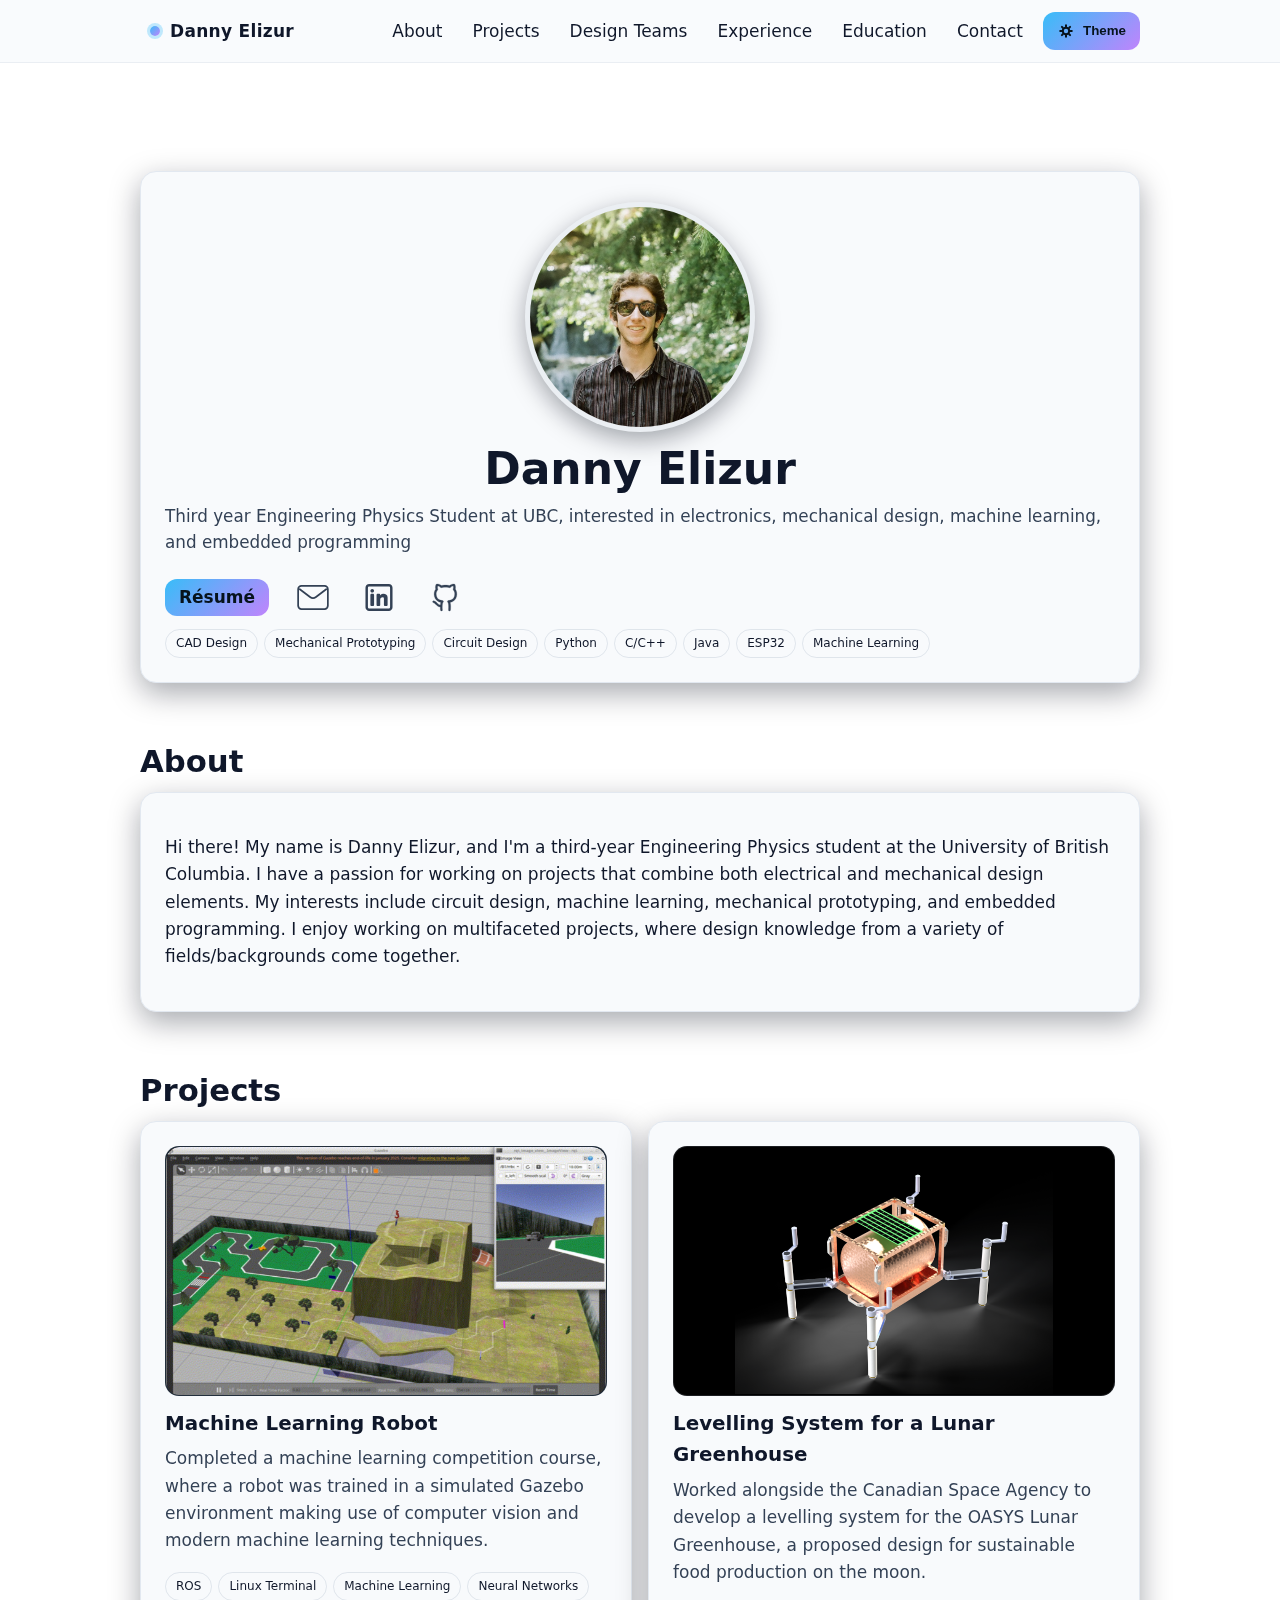
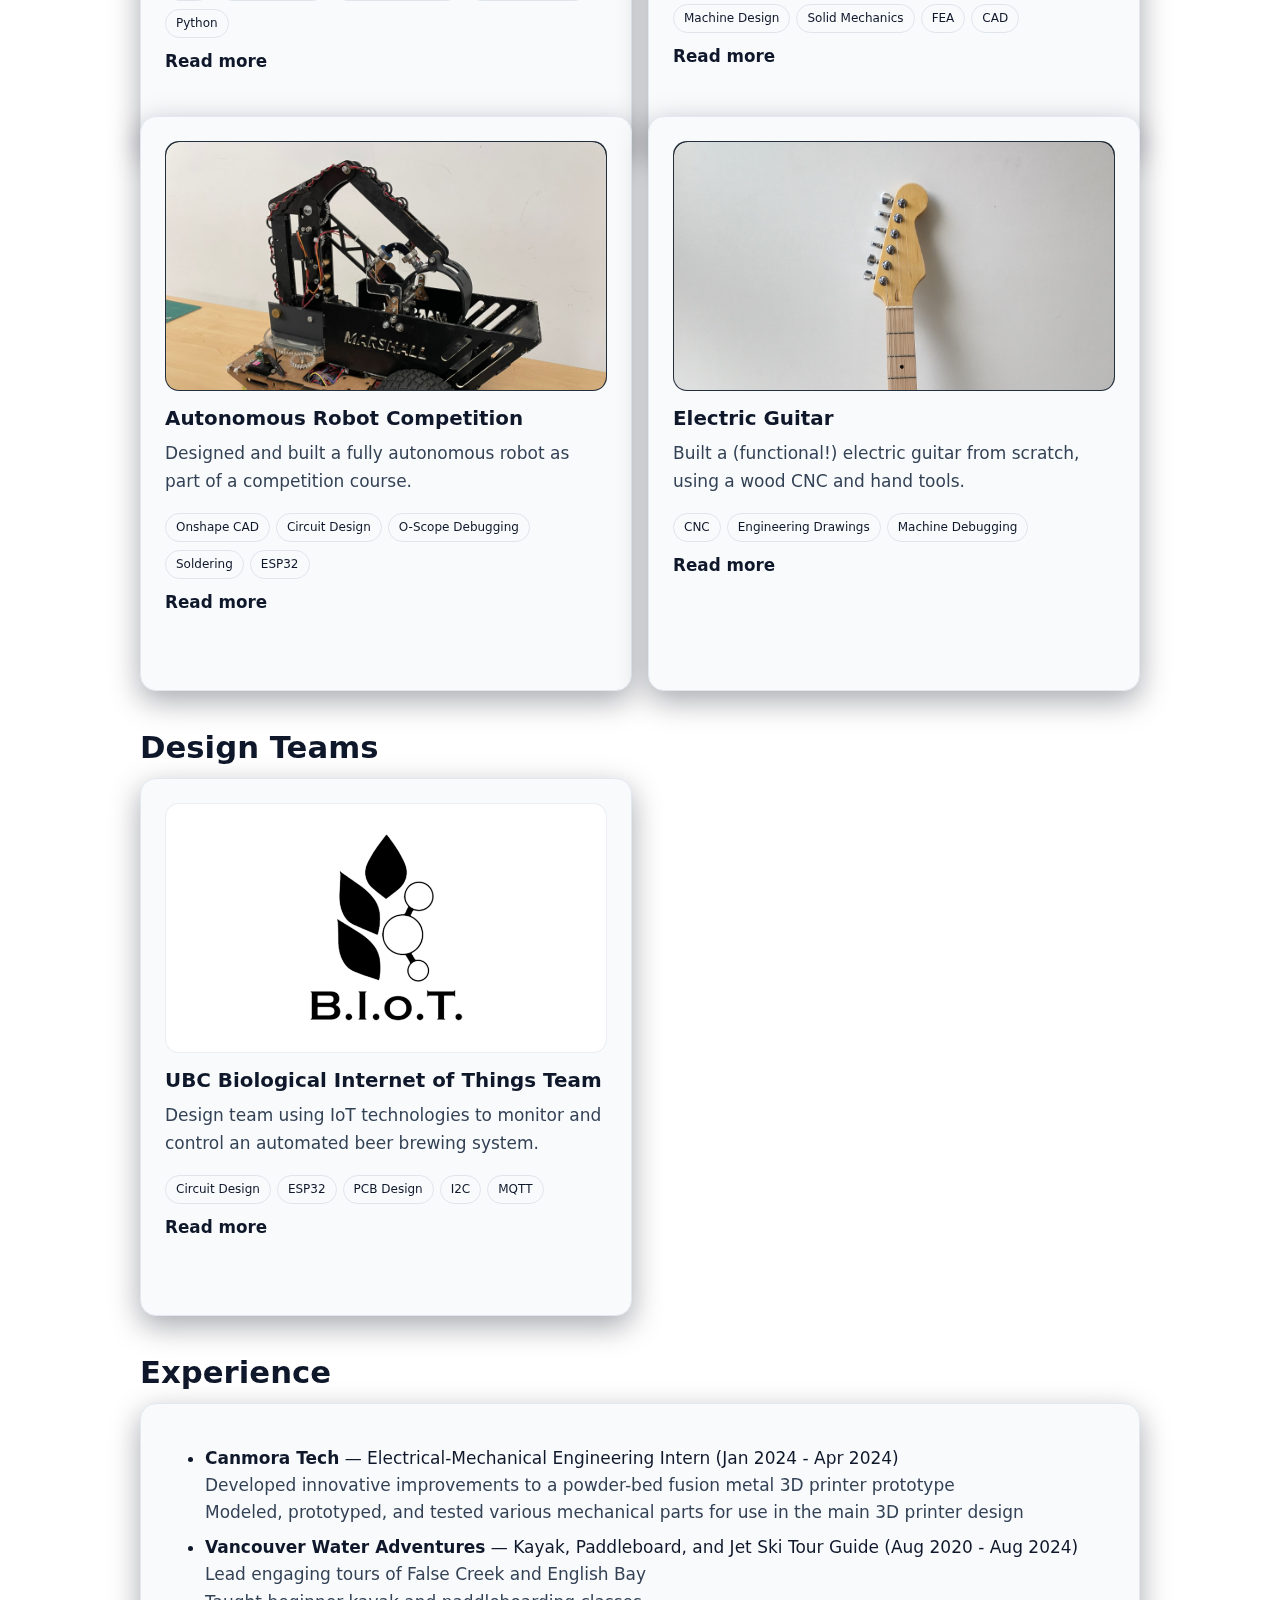
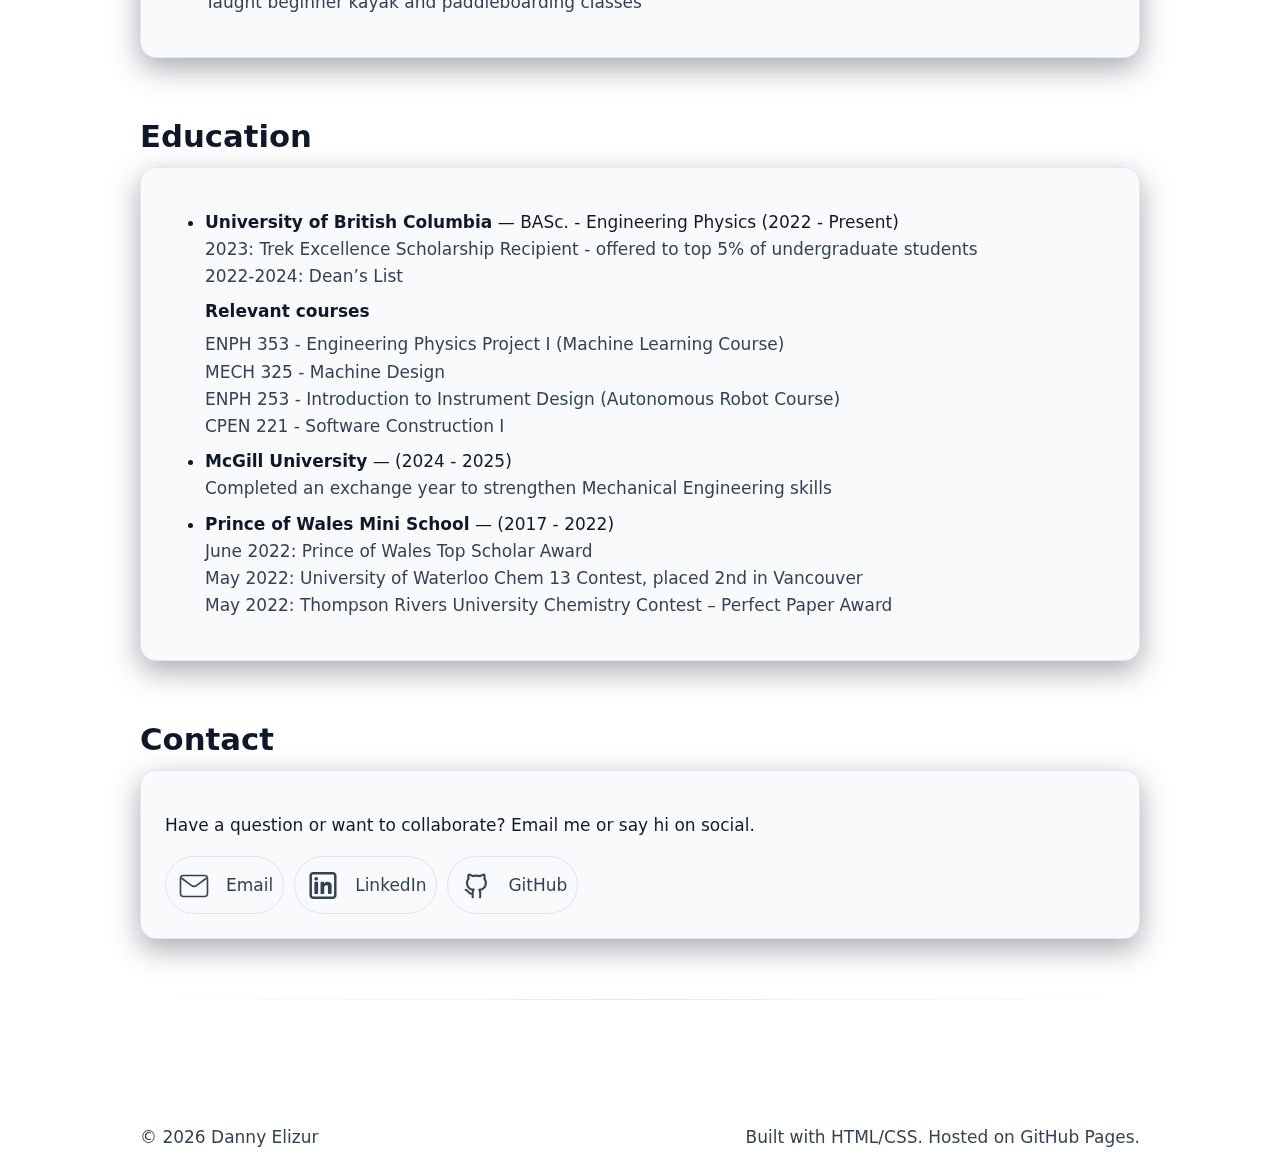
<file: index.html>
<!DOCTYPE html>
<html lang="en">
<head>
  <meta charset="utf-8" />
  <meta name="viewport" content="width=device-width, initial-scale=1" />
  <title>Danny Elizur · Portfolio</title>
  <meta name="description" content="Danny Elizur — portfolio, projects, and contact." />
  <meta name="theme-color" content="#0ea5e9" />
  <meta property="og:title" content="Danny Elizur · Portfolio" />
  <meta property="og:description" content="Projects, experience, and contact." />
  <meta property="og:type" content="website" />
  <meta property="og:url" content="https://delizur.github.io/" />
  <meta property="og:image" content="/assets/Headshot.jpg" />
  <meta name="twitter:card" content="summary_large_image" />

  <link rel="icon" href="/assets/favicon.png" />
  <link rel="stylesheet" href="/assets/css/site-base.css">
  <style>
    :root{
      --bg:#0b1016; --panel:#0f172a; --text:#e5e7eb; --muted:#cbd5e1; --brand:#38bdf8; --accent:#c084fc; --ring:#22d3ee;
      --bg-light:#ffffff; --panel-light:#f8fafc; --text-light:#0f172a; --muted-light:#334155;
      --radius:16px; --shadow:0 10px 30px rgba(2,8,23,.35); --maxw:1000px;
    }
      /* Change --accent to adjust the highlight used by contact pills and top icons. */
  html{scroll-behavior:smooth}
  /* When the root has the 'light' class, swap variable values so uses of --muted pick the light-mode contrast. */
  .light{ --muted: var(--muted-light); --panel: var(--panel-light); --text: var(--text-light); }
  body{margin:0;font-family: ui-sans-serif, system-ui, -apple-system, Segoe UI, Roboto, Helvetica, Arial, Noto Sans, Apple Color Emoji, Segoe UI Emoji; line-height:1.6; background:var(--bg); color:var(--text); font-size:17px}
    .light body{background:var(--bg-light); color:var(--text-light)}
    header{position:sticky;top:0;backdrop-filter:saturate(180%) blur(8px); background:color-mix(in oklab, var(--panel) 80%, transparent); border-bottom:1px solid rgba(148,163,184,.15); z-index:50}
    .light header{background:color-mix(in oklab, var(--panel-light) 80%, transparent);}
    .nav{max-width:var(--maxw);margin:auto;display:flex;align-items:center;justify-content:space-between;padding:12px 16px}
    .brand{display:flex;gap:10px;align-items:center;font-weight:700;letter-spacing:.3px}
    .brand .dot{width:10px;height:10px;border-radius:999px;background:linear-gradient(135deg,var(--brand),var(--accent));box-shadow:0 0 0 3px color-mix(in oklab, var(--brand) 30%, transparent)}
    .nav a{color:inherit;text-decoration:none;padding:8px 10px;border-radius:10px}
  /* Icon sizing and rendering improvements to avoid clipping */
  .nav .icon, .pill .icon, svg.icon{width:18px;height:18px;display:inline-block;vertical-align:middle;overflow:visible}
  svg.icon, .nav svg, .pill svg{overflow:visible}
  .nav, .pill, .btn{overflow:visible;line-height:1;display:flex;align-items:center}
  .pill svg, .btn svg{display:block}
  /* Prevent stroke scaling artifacts that can visually cut lines off */
  svg.icon *{vector-effect:non-scaling-stroke}
  .nav a:hover{outline:1px dashed color-mix(in oklab, var(--brand) 40%, transparent)}
  /* Primary button (used for résumé links) */
  .btn{display:inline-flex;align-items:center;gap:8px;padding:10px 14px;border-radius:12px;background:linear-gradient(135deg,var(--brand),var(--accent));color:#06131c;font-weight:700;border:none;cursor:pointer;transition:transform .14s ease, box-shadow .14s ease, filter .14s ease}
  /* Hover: simple underline to indicate interactivity */
   .btn{display:inline-flex;align-items:center;gap:8px;padding:10px 14px;border-radius:12px;background:linear-gradient(135deg,var(--brand),var(--accent));color:#06131c;font-weight:700;border:none;cursor:pointer;transition:transform .14s ease, box-shadow .14s ease, filter .14s ease;position:relative;overflow:visible}
   /* underline implemented with a pseudo-element for consistent visibility */
  .btn::after{content:'';position:absolute;left:12px;right:12px;bottom:8px;height:2px;background:#000;transform:scaleX(0);transform-origin:left center;transition:transform .16s ease,opacity .16s ease;border-radius:2px;opacity:0}
   .btn:hover::after,.btn:focus::after{transform:scaleX(1);opacity:1}
  /* keep :active empty intentionally — no transform on active */
  .btn:focus{outline:3px solid var(--ring)}
    main{max-width:var(--maxw);margin:24px auto;padding:24px}
  section{margin:60px 0; scroll-margin-top:92px}

    .hero{display:grid;grid-template-columns:1.1fr .9fr;gap:24px;align-items:center}
  .card{background:color-mix(in oklab, var(--panel) 75%, transparent); border:1px solid rgba(148,163,184,.12); border-radius:var(--radius); box-shadow:var(--shadow); padding:24px; overflow:visible}
    .light .card{background:var(--panel-light); border-color:#e2e8f0}
    .hero h1{font-size:clamp(28px,4vw,44px);line-height:1.15;margin:0 0 8px}
    h2 {
  font-size: clamp(28px, 2.4vw, 36px); /* responsive size: min 28px, fluid, max 36px */
  line-height: 1.2;
  margin: 0 0 12px;
  font-weight: 700;
  color: var(--text); /* optional: uses your theme color */
  scroll-margin-top:92px;
}
  .hero p{color:var(--muted);margin-top:8px;font-size:1.05rem;font-weight:500}
    .tag{display:inline-block;font-size:12px;padding:4px 10px;border-radius:999px;border:1px solid rgba(148,163,184,.24);margin:8px 6px 0 0}

    .grid{display:grid;grid-template-columns:repeat(12,1fr);gap:16px}
    .col-12{grid-column:span 12}
    .col-6{grid-column:span 6}
    .col-4{grid-column:span 4}
    @media (max-width:900px){.hero{grid-template-columns:1fr}.col-6{grid-column:span 12}.col-4{grid-column:span 12}}

    .project{display:flex;flex-direction:column;height:100%;position:relative;transition:transform .18s ease, box-shadow .18s ease, border-color .18s ease;will-change:transform}
  .project{display:flex;flex-direction:column;height:100%}
  /* Make project cards keyboard-focusable when clickable */
  .project:focus{outline:3px solid color-mix(in oklab,var(--muted) 20%, transparent); outline-offset:4px}
  /* Subtle hover/focus/active visual feedback for clickable cards */
  .project:hover{transform:translateY(-6px);box-shadow:0 18px 40px rgba(2,8,23,.45);border-color:rgba(148,163,184,.22)}
  .project:active{transform:translateY(-2px)}
  .project:focus-visible{outline:3px solid color-mix(in oklab,var(--accent) 30%, transparent);outline-offset:6px}
  .project .thumb{aspect-ratio:16/9;border-radius:14px;background:#0a1622;display:grid;place-items:center;border:1px solid rgba(148,163,184,.18);overflow:hidden}
  /* ensure homepage thumbnails show the whole image and center it */
  /* Thumbnail images: default behavior — fill the thumb area */
  .project .thumb img{width:100%;height:100%;object-fit:contain;object-position:center;display:block}
  /* Exception: CSA logo — make bigger. */
  .project .thumb img[alt="Canadian Space Agency"]{width:100%;height:100%;display:block;object-fit:contain;object-position:center;max-width:85%;max-height:85%;background:#000}

  /* If a thumb is the CSA logo, make the thumb background black so the padding appears as requested. */
  .project .thumb.thumb--csa{background:#000}

  /* BIoT logo: give the image and its thumb a white background so the logo sits on white padding */
  .project .thumb img[alt="UBC BIoT"]{width:auto;height:auto;max-width:85%;max-height:85%;margin:0 auto;display:block;object-fit:contain;background:#fff}
  .project .thumb.thumb--biot{background:#fff}

  /* Add a bit more vertical spacing under Projects and Design Teams*/
  section#projects, section#design-teams{margin-bottom:88px}
    .project h3{margin:12px 0 6px}
    .project p{color:var(--muted);margin:0 0 10px}
  .meta{font-size:13px;color:var(--muted)}
  /* Read more link style (theme-aware: light text in dark mode, dark text in light mode) */
  .read-more{display:block;margin-top:10px;font-size:1.05rem;font-weight:700;color:var(--text);text-decoration:none;transition:color .12s}
  .read-more:focus,.read-more:hover{text-decoration:underline}

    .list li{margin:8px 0}

    footer{max-width:var(--maxw);margin:60px auto 24px;padding:0 24px;color:var(--muted);display:flex;justify-content:space-between;gap:12px;flex-wrap:wrap}
    .divider{height:1px;background:linear-gradient(90deg,transparent,rgba(148,163,184,.25),transparent);margin:40px 0}
    .sr-only{position:absolute;clip:rect(1px,1px,1px,1px);padding:0;border:0;height:1px;width:1px;overflow:hidden}
    .icon{width:18px;height:18px;display:inline-block}
  .row{display:flex;gap:10px;flex-wrap:wrap;align-items:center}
    .kicker{letter-spacing:.2em;text-transform:uppercase;font-size:12px;color:var(--muted)}
    .muted{color:var(--muted)}
  /* Ensure hero pills have enough vertical space so SVG strokes are not clipped */
  .pill{display:inline-flex;gap:6px;align-items:center;justify-content:center;min-height:40px;padding:8px 10px;border:1px solid rgba(148,163,184,.24);border-radius:999px;text-decoration:none}
  /* pill svgs should inherit the same icon size and styling as the top icons */
  .pill svg{display:block}
  .pill .icon-img{width:36px;height:36px}
  /* Nudge top-row pills slightly to avoid any sub-pixel clipping in some browsers */
  .row .pill svg{transform:translateY(1px)}
  /* Top icon buttons: remove pill outline for hero icons and make icons a bit larger/clickable */
  .icon-btn{display:inline-flex;align-items:center;justify-content:center;padding:6px;border:0;background:transparent;min-height:0;cursor:pointer;transition:color .12s,transform .12s}
  /* Inline SVG icons use currentColor so stroke/fill follow the link color. Use a per-icon scale variable to visually match differing aspect ratios. */
  .icon-img{width:36px;height:36px;display:block;transition:transform .12s,opacity .12s;color:inherit;--icon-scale:1}
  /* apply the per-icon scale and vertical nudge */
  /* Header icons use their per-icon scale by default; pills use neutral size and grow on hover */
  .row .icon-btn .icon-img{transform:translateY(.5px) scale(var(--icon-scale));transform-origin:center}
  /* pill default uses neutral scale; on hover the per-icon --icon-scale is applied */
  .pill .icon-img{transform:translateY(.5px) scale(1);transform-origin:center}
  /* LinkedIn pill: make the un-hovered (idle) scale 0.82 specifically for this icon */
  .pill .icon-linkedin{transform:translateY(.5px) scale(0.82);transform-origin:center}
  /* On hover/focus, nudge up and use the per-icon scale for the visible state */
  .icon-btn:hover .icon-img, .icon-btn:focus .icon-img{transform:translateY(-2px) scale(var(--icon-scale))}
  .pill:hover .icon-img, .pill:focus .icon-img{transform:translateY(-2px) scale(var(--icon-scale))}
  /* LinkedIn-specific hover override: higher specificity and !important so hover wins over the idle !important rule */
  .card .row .pill:hover .icon-img.icon-linkedin,
  .card .row .pill:focus .icon-img.icon-linkedin{transform:translateY(-2px) scale(0.93) !important; transform-origin:center}
  /* Hover/focus states: top icons use brand color; contact pills use purple accent on hover */
  .icon-btn{color:var(--muted)}
  /* make top icons use the same pink/purple accent as the contact pills; change --accent in :root to tune the color */
  .icon-btn:hover, .icon-btn:focus{ color:var(--accent); }
  .pill{color:var(--muted)}
  .pill:hover, .pill:focus{ color:var(--accent); }
  /* ensure pills never show text underlines */
  .pill, .pill:link, .pill:visited, .pill:hover, .pill:active, .pill:focus{text-decoration:none}
  .icon-btn:focus, .pill:focus{outline:3px solid color-mix(in oklab,var(--muted) 20%, transparent); outline-offset:4px}
  /* per-icon visual tuning (fine-tune scale per artwork) */
  .icon-email{--icon-scale:1.1}
  .icon-linkedin{--icon-scale:0.82}
  .icon-github{--icon-scale:1.1}
  /* Strong override: ensure the LinkedIn pill starts at 0.82 when idle.
    Uses a very specific selector and !important to win over other transform rules. */
  .card .row .pill .icon-img.icon-linkedin{transform:translateY(.5px) scale(0.82) !important;transform-origin:center}
  .headshot-wrap{overflow:visible}
    /* Headshot styles */
    .headshot-wrap{display:flex;flex-direction:column;align-items:center;justify-content:center;gap:12px;padding-top:6px}
    .headshot{width:220px;height:220px;border-radius:999px;object-fit:cover;border:5px solid rgba(148,163,184,.12);box-shadow:0 8px 24px rgba(2,8,23,.35)}
    @media (max-width:600px){.headshot{width:160px;height:160px}}
  </style>
  <link rel="stylesheet" href="/assets/css/dark-caption-fix.css">
</head>
<body>
  <a class="sr-only" href="#content">Skip to content</a>
  <header>
    <nav class="nav" aria-label="Primary">
      <a class="brand" href="/"><span class="dot" aria-hidden="true"></span> <span>Danny Elizur</span></a>
      <div class="row">
        <a href="/#about">About</a>
        <a href="/#projects">Projects</a>
        <a href="/#design-teams">Design Teams</a>
        <a href="/#experience">Experience</a>
        <a href="/#education">Education</a>
        <a href="/#contact">Contact</a>
  <button id="theme" class="btn" aria-label="Toggle theme"><svg class="icon" viewBox="-2 -2 28 28" fill="none" stroke="currentColor" stroke-width="2" stroke-linecap="round" stroke-linejoin="round"><path d="M12 3v2m0 14v2M3 12h2m14 0h2M5.64 5.64l1.41 1.41M16.95 16.95l1.41 1.41M5.64 18.36l1.41-1.41M16.95 7.05l1.41-1.41"/><circle cx="12" cy="12" r="5"/></svg>Theme</button>
      </div>
    </nav>
  </header>

  <main id="content">
    <section id="hero" class="hero">
      <div class="card" style="grid-column:1 / -1">
          <div class="headshot-wrap" style="align-items:center;text-align:center">
            <img class="headshot" src="/assets/Headshot_cropped.jpg" alt="Danny Elizur headshot" />
            <h1 style="margin:0">Danny Elizur</h1>
          </div>
        <p>Third year Engineering Physics Student at UBC, interested in electronics, mechanical design, machine learning, and embedded programming</p>
        <div class="row" style="margin-top:14px;align-items:center">
          <a class="btn" href="/assets/danny_elizur_resume.pdf" download style="text-decoration:none">Résumé</a>
          <!-- Icon-only top links: email, LinkedIn, GitHub (no pill outline; slightly larger clickable area) -->
          <a class="icon-btn" href="mailto:danny.el133@gmail.com" title="Email" aria-label="Email" style="margin-left:10px">
            <svg class="icon-img icon-email" viewBox="0 0 24 24" fill="none" xmlns="http://www.w3.org/2000/svg" aria-hidden="true">
              <path d="M4 7.00005L10.2 11.65C11.2667 12.45 12.7333 12.45 13.8 11.65L20 7" stroke="currentColor" stroke-width="1.6" stroke-linecap="round" stroke-linejoin="round"/>
              <rect x="3" y="5" width="18" height="14" rx="2" stroke="currentColor" stroke-width="1.6" stroke-linecap="round" fill="none"/>
            </svg>
          </a>
          <a class="icon-btn" href="https://www.linkedin.com/in/danny-elizur/" target="_blank" rel="noopener" title="LinkedIn" aria-label="LinkedIn" style="margin-left:8px">
            <svg class="icon-img icon-linkedin" viewBox="0 0 24 24" fill="none" xmlns="http://www.w3.org/2000/svg" aria-hidden="true">
              <path d="M6.5 8C7.32843 8 8 7.32843 8 6.5C8 5.67157 7.32843 5 6.5 5C5.67157 5 5 5.67157 5 6.5C5 7.32843 5.67157 8 6.5 8Z" fill="currentColor"/>
              <path d="M5 10C5 9.44772 5.44772 9 6 9H7C7.55228 9 8 9.44771 8 10V18C8 18.5523 7.55228 19 7 19H6C5.44772 19 5 18.5523 5 18V10Z" fill="currentColor"/>
              <path d="M11 19H12C12.5523 19 13 18.5523 13 18V13.5C13 12 16 11 16 13V18.0004C16 18.5527 16.4477 19 17 19H18C18.5523 19 19 18.5523 19 18V12C19 10 17.5 9 15.5 9C13.5 9 13 10.5 13 10.5V10C13 9.44771 12.5523 9 12 9H11C10.4477 9 10 9.44772 10 10V18C10 18.5523 10.4477 19 11 19Z" fill="currentColor"/>
              <path fill-rule="evenodd" clip-rule="evenodd" d="M20 1C21.6569 1 23 2.34315 23 4V20C23 21.6569 21.6569 23 20 23H4C2.34315 23 1 21.6569 1 20V4C1 2.34315 2.34315 1 4 1H20ZM20 3C20.5523 3 21 3.44772 21 4V20C21 20.5523 20.5523 21 20 21H4C3.44772 21 3 20.5523 3 20V4C3 3.44772 3.44772 3 4 3H20Z" fill="currentColor"/>
            </svg>
          </a>
          <a class="icon-btn" href="https://github.com/delizur" target="_blank" rel="noopener" title="GitHub" aria-label="GitHub" style="margin-left:8px">
            <svg class="icon-img icon-github" viewBox="-6 0 32 32" xmlns="http://www.w3.org/2000/svg" aria-hidden="true" fill="currentColor">
              <path stroke="currentColor" stroke-width="0.2" stroke-linejoin="round" stroke-linecap="round" d="M18.36 9.28c0.48-1.72-0.24-3.6-0.28-3.72-0.12-0.28-0.4-0.52-0.72-0.52-0.080 0-1.92-0.16-3.76 1.24-1.44-0.28-3.080-0.36-3.16-0.36-0.040 0-0.040 0-0.080 0-0.080 0-1.72 0.080-3.16 0.36-1.84-1.4-3.68-1.24-3.76-1.24-0.32 0.040-0.6 0.24-0.72 0.52-0.040 0.080-0.8 2-0.28 3.72-0.92 1.28-1.64 2.96-1 5.96 0.6 2.72 2.84 4.24 5.16 4.76-0.2 0.56-0.28 1.24-0.36 1.96-0.96 0.040-1.56-0.52-2.4-1.4-0.72-0.76-1.52-1.64-2.84-1.92-0.44-0.12-0.88 0.16-1 0.64-0.080 0.48 0.2 0.92 0.68 1 0.76 0.16 1.28 0.72 1.92 1.4 0.84 0.88 1.8 1.96 3.52 1.96 0 0 0.040 0 0.040 0 0 0.92 0.080 1.8 0.12 2.52 0.040 0.48 0.44 0.8 0.92 0.76s0.8-0.44 0.76-0.92c-0.24-2.72-0.040-5.6 0.4-6 0.32-0.2 0.52-0.56 0.4-0.96-0.080-0.36-0.4-0.64-0.8-0.64-0.36 0-4.12-0.2-4.84-3.52-0.6-2.72 0.16-3.92 0.96-4.88 0.2-0.24 0.24-0.6 0.12-0.92-0.32-0.68-0.2-1.64-0.040-2.28 0.56 0.080 1.4 0.32 2.28 1.080 0.2 0.2 0.48 0.24 0.76 0.2 1.24-0.32 2.92-0.4 3.2-0.4 0.24 0 1.96 0.080 3.2 0.4 0.28 0.080 0.56 0 0.76-0.2 0.88-0.76 1.76-1 2.28-1.080 0.16 0.6 0.28 1.56-0.040 2.28-0.12 0.28-0.080 0.64 0.12 0.92 0.8 0.96 1.52 2.16 0.96 4.88-0.72 3.32-4.48 3.52-4.92 3.56-0.4 0-0.72 0.28-0.8 0.64s0.080 0.76 0.4 0.96c0.48 0.4 0.68 3.24 0.44 6-0.040 0.48 0.32 0.88 0.76 0.92 0.040 0 0.040 0 0.080 0 0.44 0 0.8-0.32 0.84-0.76 0.16-1.76 0.28-4.48-0.28-6.2 2.32-0.48 4.56-2.040 5.16-4.76 0.64-3-0.040-4.68-1-5.96z"></path>
            </svg>
          </a>
        </div>
        <div>
          <span class="tag">CAD Design</span><span class="tag">Mechanical Prototyping</span><span class="tag">Circuit Design</span><span class="tag">Python</span><span class="tag">C/C++</span><span class="tag">Java</span><span class="tag">ESP32</span><span class="tag">Machine Learning</span>
        </div>
      </div>
      
    </section>

    <section id="about">
      <h2>About</h2>
      <div class="card">
        <p>Hi there! My name is Danny Elizur, and I'm a third-year Engineering Physics student at the University of British Columbia. I have a passion for working on projects that combine both electrical and mechanical design elements. My interests include circuit design, machine learning, mechanical prototyping, and embedded programming. I enjoy working on multifaceted projects, where design knowledge from a variety of fields/backgrounds come together.</p>
      </div>
    </section>

    <section id="projects">
      <h2>Projects</h2>
      <div class="grid">
        <!-- Machine Learning Course -->
        <article class="col-6 card project">
          <a class="thumb" href="/projects/machine-learning-robot/" aria-label="Open Machine Learning Robot page">
            <img src="/assets/Machine%20Learning%20Robot/competition-screenshot.png" alt="Machine Learning Robot screenshot" />
          </a>
          <h3>Machine Learning Robot</h3>
          <p>Completed a machine learning competition course, where a robot was trained in a simulated Gazebo environment making use of computer vision and modern machine learning techniques.</p>
          <div>
          <span class="tag">ROS</span><span class="tag">Linux Terminal</span><span class="tag">Machine Learning</span><span class="tag">Neural Networks</span><span class="tag">Python</span>
          <a class="read-more" href="/projects/machine-learning-robot/">Read more</a>
        </div>
        </article>
        <!-- OASYS Project -->
        <article class="col-6 card project">
          <a class="thumb thumb--csa" href="/projects/oasys-project/" aria-label="Open OASYS Project page">
              <img src="/assets/OASYS%20Project/oasys_levelling_system.png" alt="Canadian Space Agency" />
            </a>
          <h3>Levelling System for a Lunar Greenhouse</h3>
          <p>Worked alongside the Canadian Space Agency to develop a levelling system for the OASYS Lunar Greenhouse, a proposed design for sustainable food production on the moon.</p>
          <div>
          <span class="tag">Machine Design</span><span class="tag">Solid Mechanics</span><span class="tag">FEA</span><span class="tag">CAD</span>
          <a class="read-more" href="/projects/oasys-project/">Read more</a>
        </div>
        </article>
        <!-- Robot Summer -->
        <article class="col-6 card project">
          <a class="thumb" href="/projects/autonomous-robot/" aria-label="Open Autonomous Robot page">
            <img src="/assets/Autonomous%20Robot/Marshall_Photo.jpg" alt="Autonomous Robot screenshot" />
          </a>
          <h3>Autonomous Robot Competition</h3>
          <p>Designed and built a fully autonomous robot as part of a competition course.</p>
          <div>
          <span class="tag">Onshape CAD</span><span class="tag">Circuit Design</span><span class="tag">O-Scope Debugging</span><span class="tag">Soldering</span><span class="tag">ESP32</span>
        </div>
          <a class="read-more" href="/projects/autonomous-robot/">Read more</a>
        </article>
        <!-- Guitar Project -->
        <article class="col-6 card project">
          <a class="thumb" href="/projects/guitar-project/" aria-label="Open Guitar Project page">
            <img src="/assets/Guitar%20Project/guitar_front.jpg" alt="Guitar Project screenshot" />
          </a>
          <h3>Electric Guitar</h3>
          <p>Built a (functional!) electric guitar from scratch, using a wood CNC and hand tools.</p>
          <div>
          <span class="tag">CNC</span><span class="tag">Engineering Drawings</span><span class="tag">Machine Debugging</span>
          <a class="read-more" href="/projects/guitar-project/">Read more</a>
        </div>
        </article>
      </div>
    </section>

    
    <section id="design-teams">
      <h2>Design Teams</h2>
      <div class="grid">
        <article class="col-6 card project">
        <a class="thumb thumb--biot" href="/design-teams/biot/" aria-label="Biological Internet of Things">
          <img src="/assets/BIoT/biot-logo.png" alt="UBC BIoT" />
        </a>
          <h3>UBC Biological Internet of Things Team</h3>
          <p>Design team using IoT technologies to monitor and control an automated beer brewing system.</p>
          <div>
            <span class="tag">Circuit Design</span><span class="tag">ESP32</span><span class="tag">PCB Design</span><span class="tag">I2C</span><span class="tag">MQTT</span>
            <a class="read-more" href="/design-teams/biot/">Read more</a>
          </div>
        </article>
      </div>
    </section>

    <section id="experience">
      <h2>Experience</h2>
      <div class="card">
        <ul class="list">
          <li><strong>Canmora Tech</strong> — Electrical-Mechanical Engineering Intern (Jan 2024 - Apr 2024)<br><span class="muted">Developed innovative improvements to a powder-bed fusion metal 3D printer prototype</span><br><span class="muted">Modeled, prototyped, and tested various mechanical parts for use in the main 3D printer design</span></li>
          <li><strong>Vancouver Water Adventures</strong> — Kayak, Paddleboard, and Jet Ski Tour Guide (Aug 2020 - Aug 2024)<br><span class="muted">Lead engaging tours of False Creek and English Bay</span><br><span class="muted">Taught beginner kayak and paddleboarding classes</span></li>
        </ul>
      </div>
    </section>

    <section id="education">
      <h2>Education</h2>
      <div class="card">
        <ul class="list">
          <li>
            <strong>University of British Columbia</strong> — BASc. - Engineering Physics (2022 - Present)<br>
            <span class="muted">2023: Trek Excellence Scholarship Recipient - offered to top 5% of undergraduate students</span><br>
            <span class="muted">2022-2024: Dean’s List</span>
            <div style="margin-top:8px">
              <strong style="display:block;margin-bottom:6px">Relevant courses</strong>
              <span class="muted">ENPH 353 - Engineering Physics Project I (Machine Learning Course)</span><br><span class="muted">MECH 325 - Machine Design</span><br><span class="muted">ENPH 253 - Introduction to Instrument Design (Autonomous Robot Course)</span><br><span class="muted">CPEN 221 - Software Construction I</span>
            </div>
          </li>
          <li><strong>McGill University</strong> — (2024 - 2025)<br><span class="muted">Completed an exchange year to strengthen Mechanical Engineering skills</span></li> 
          <li><strong>Prince of Wales Mini School</strong> — (2017 - 2022)<br><span class="muted">June 2022: Prince of Wales Top Scholar Award</span><br><span class="muted">May 2022: University of Waterloo Chem 13 Contest, placed 2nd in Vancouver</span><br><span class="muted">May 2022: Thompson Rivers University Chemistry Contest – Perfect Paper Award</span></li>
        </ul>
      </div>
    </section>
<!-- 
    <section id="resume">
      <h2>Résumé</h2>
      <div class="card row" style="align-items:center;justify-content:space-between">
        <p class="muted" style="margin:0">Prefer a one‑pager? Grab the PDF.</p>
        <a class="btn" href="/assets/resume.pdf" download>Download résumé</a>
      </div>
    </section> -->

    <section id="contact">
      <h2>Contact</h2>
      <div class="card">
        <p>Have a question or want to collaborate? Email me or say hi on social.</p>
        <div class="row">
          <a class="pill" href="mailto:danny.el133@gmail.com">
            <svg class="icon-img icon-email" viewBox="0 0 24 24" fill="none" xmlns="http://www.w3.org/2000/svg" aria-hidden="true" style="margin-right:8px">
              <path d="M4 7.00005L10.2 11.65C11.2667 12.45 12.7333 12.45 13.8 11.65L20 7" stroke="currentColor" stroke-width="1.6" stroke-linecap="round" stroke-linejoin="round"/>
              <rect x="3" y="5" width="18" height="14" rx="2" stroke="currentColor" stroke-width="1.6" stroke-linecap="round" fill="none"/>
            </svg>
            Email
          </a>
          <a class="pill" href="https://www.linkedin.com/in/danny-elizur/" target="_blank" rel="noopener">
            <svg class="icon-img icon-linkedin" viewBox="0 0 24 24" fill="none" xmlns="http://www.w3.org/2000/svg" aria-hidden="true" style="margin-right:8px">
              <path d="M6.5 8C7.32843 8 8 7.32843 8 6.5C8 5.67157 7.32843 5 6.5 5C5.67157 5 5 5.67157 5 6.5C5 7.32843 5.67157 8 6.5 8Z" fill="currentColor"/>
              <path d="M5 10C5 9.44772 5.44772 9 6 9H7C7.55228 9 8 9.44771 8 10V18C8 18.5523 7.55228 19 7 19H6C5.44772 19 5 18.5523 5 18V10Z" fill="currentColor"/>
              <path d="M11 19H12C12.5523 19 13 18.5523 13 18V13.5C13 12 16 11 16 13V18.0004C16 18.5527 16.4477 19 17 19H18C18.5523 19 19 18.5523 19 18V12C19 10 17.5 9 15.5 9C13.5 9 13 10.5 13 10.5V10C13 9.44771 12.5523 9 12 9H11C10.4477 9 10 9.44772 10 10V18C10 18.5523 10.4477 19 11 19Z" fill="currentColor"/>
              <path fill-rule="evenodd" clip-rule="evenodd" d="M20 1C21.6569 1 23 2.34315 23 4V20C23 21.6569 21.6569 23 20 23H4C2.34315 23 1 21.6569 1 20V4C1 2.34315 2.34315 1 4 1H20ZM20 3C20.5523 3 21 3.44772 21 4V20C21 20.5523 20.5523 21 20 21H4C3.44772 21 3 20.5523 3 20V4C3 3.44772 3.44772 3 4 3H20Z" fill="currentColor"/>
            </svg>
            LinkedIn
          </a>
          <a class="pill" href="https://github.com/delizur" target="_blank" rel="noopener">
            <svg class="icon-img icon-github" viewBox="-6 0 32 32" xmlns="http://www.w3.org/2000/svg" aria-hidden="true" fill="currentColor" style="margin-right:8px">
              <path stroke="currentColor" stroke-width="0.2" stroke-linejoin="round" stroke-linecap="round" d="M18.36 9.28c0.48-1.72-0.24-3.6-0.28-3.72-0.12-0.28-0.4-0.52-0.72-0.52-0.080 0-1.92-0.16-3.76 1.24-1.44-0.28-3.080-0.36-3.16-0.36-0.040 0-0.040 0-0.080 0-0.080 0-1.72 0.080-3.16 0.36-1.84-1.4-3.68-1.24-3.76-1.24-0.32 0.040-0.6 0.24-0.72 0.52-0.040 0.080-0.8 2-0.28 3.72-0.92 1.28-1.64 2.96-1 5.96 0.6 2.72 2.84 4.24 5.16 4.76-0.2 0.56-0.28 1.24-0.36 1.96-0.96 0.040-1.56-0.52-2.4-1.4-0.72-0.76-1.52-1.64-2.84-1.92-0.44-0.12-0.88 0.16-1 0.64-0.080 0.48 0.2 0.92 0.68 1 0.76 0.16 1.28 0.72 1.92 1.4 0.84 0.88 1.8 1.96 3.52 1.96 0 0 0.040 0 0.040 0 0 0.92 0.080 1.8 0.12 2.52 0.040 0.48 0.44 0.8 0.92 0.76s0.8-0.44 0.76-0.92c-0.24-2.72-0.040-5.6 0.4-6 0.32-0.2 0.52-0.56 0.4-0.96-0.080-0.36-0.4-0.64-0.8-0.64-0.36 0-4.12-0.2-4.84-3.52-0.6-2.72 0.16-3.92 0.96-4.88 0.2-0.24 0.24-0.6 0.12-0.92-0.32-0.68-0.2-1.64-0.040-2.28 0.56 0.080 1.4 0.32 2.28 1.080 0.2 0.2 0.48 0.24 0.76 0.2 1.24-0.32 2.92-0.4 3.2-0.4 0.24 0 1.96 0.080 3.2 0.4 0.28 0.080 0.56 0 0.76-0.2 0.88-0.76 1.76-1 2.28-1.080 0.16 0.6 0.28 1.56-0.040 2.28-0.12 0.28-0.080 0.64 0.12 0.92 0.8 0.96 1.52 2.16 0.96 4.88-0.72 3.32-4.48 3.52-4.92 3.56-0.4 0-0.72 0.28-0.8 0.64s0.080 0.76 0.4 0.96c0.48 0.4 0.68 3.24 0.44 6-0.040 0.48 0.32 0.88 0.76 0.92 0.040 0 0.040 0 0.080 0 0.44 0 0.8-0.32 0.84-0.76 0.16-1.76 0.28-4.48-0.28-6.2 2.32-0.48 4.56-2.040 5.16-4.76 0.64-3-0.040-4.68-1-5.96z"></path>
            </svg>
            GitHub
          </a>
        </div>
      </div>
    </section> 

    <div class="divider" role="presentation"></div>
  </main>

  <footer>
    <span>© <span id="year"></span> Danny Elizur</span>
    <span class="muted">Built with HTML/CSS. Hosted on GitHub Pages.</span>
  </footer>

  <script>
    // Light/Dark theme toggle (persists in localStorage)
    const root = document.documentElement;
    const themeBtn = document.getElementById('theme');
    const setTheme = (t)=>{
      // remove any previous theme classes and set the requested one
      root.classList.remove('light','dark');
      if(t === 'light') root.classList.add('light');
      else if(t === 'dark') root.classList.add('dark');
      localStorage.setItem('theme', t);
    }
    const saved = localStorage.getItem('theme');
    // default to system preference if nothing saved
    const defaultTheme = window.matchMedia('(prefers-color-scheme: light)').matches ? 'light' : 'dark';
    setTheme(saved || defaultTheme);
    themeBtn.addEventListener('click', ()=>{ const next = root.classList.contains('light') ? 'dark' : 'light'; setTheme(next); });

    // Current year
    document.getElementById('year').textContent = new Date().getFullYear();
  </script>
  <script>
    // Make the entire project card clickable and keyboard-activatable.
    // Behavior:
    // - Click anywhere on the card (except on a link/button) will navigate to the card's primary link (thumb or read-more).
    // - Enter or Space when the card is focused will also navigate.
    document.addEventListener('DOMContentLoaded', function(){
      document.querySelectorAll('.project').forEach(function(card){
        const primaryAnchor = card.querySelector('a.thumb') || card.querySelector('.read-more');
        if(!primaryAnchor) return;
        // Make it clear visually/semantically
        card.style.cursor = 'pointer';
        card.setAttribute('role', 'link');
        card.tabIndex = 0;

        function activate(){
          const href = (card.querySelector('a.thumb') || card.querySelector('.read-more')).href;
          if(href) window.location.href = href;
        }

        card.addEventListener('click', function(e){
          // let native anchors/buttons handle their own clicks
          if (e.target.closest('a, button')) return;
          activate();
        });

        card.addEventListener('keydown', function(e){
          if(e.key === 'Enter' || e.key === ' '){
            e.preventDefault();
            activate();
          }
        });
      });
    });
  </script>
  <script src="/assets/js/theme-toggle.js"></script>
</body>
</html>
</file>
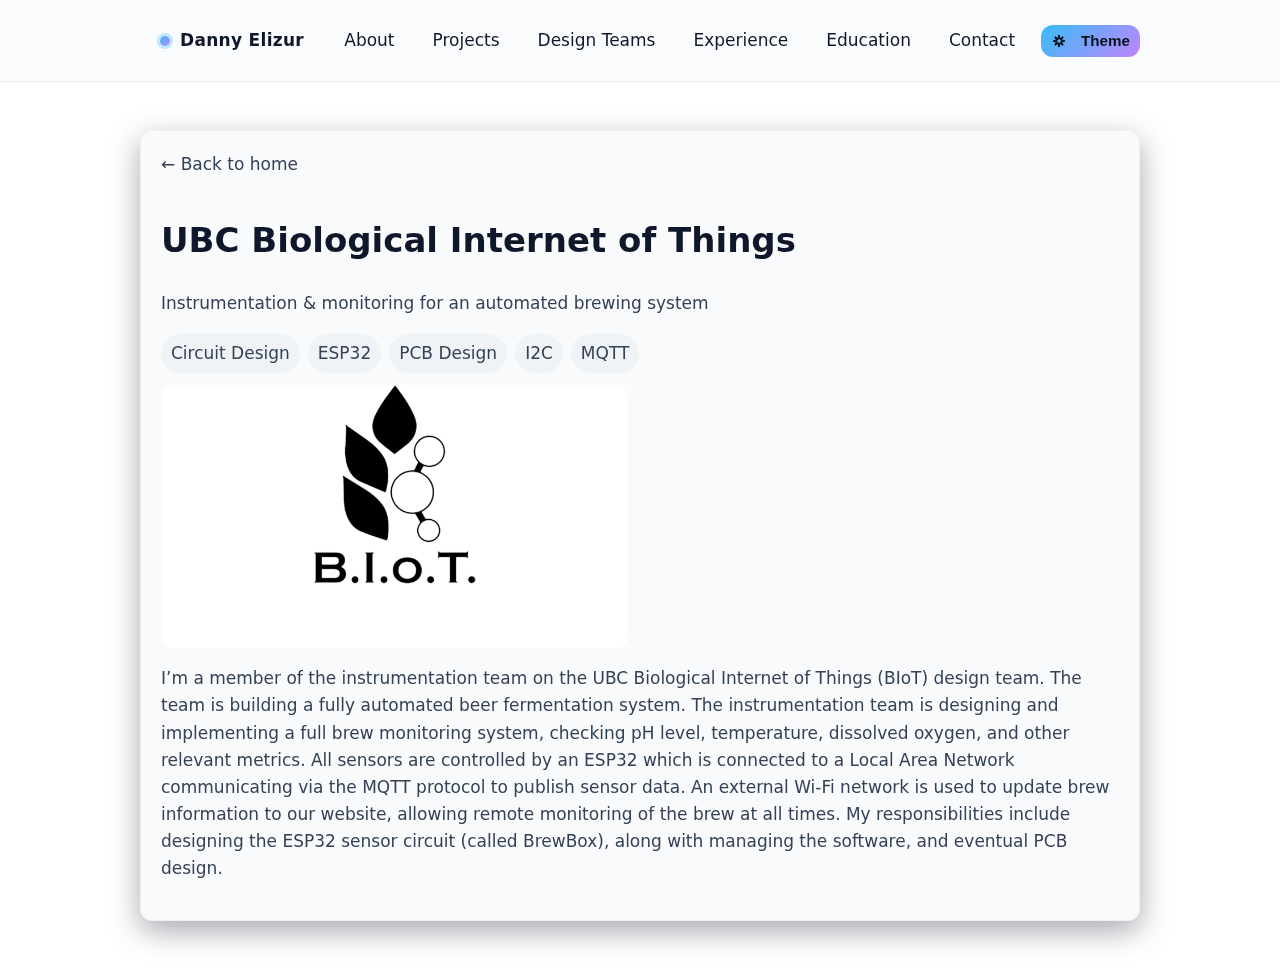
<file: design-teams/biot/index.html>
<!doctype html>
<html lang="en">
<head>
  <meta charset="utf-8" />
  <meta name="viewport" content="width=device-width, initial-scale=1" />
  <title>UBC BIoT · Danny Elizur</title>
  <meta name="description" content="UBC Biological Internet of Things — instrumentation and monitoring." />
  <link rel="icon" href="/assets/favicon.png" />
  <link rel="stylesheet" href="/assets/css/site-base.css">
  <style>
  :root{--bg:#ffffff;--panel:#f8fafc;--text:#0f172a;--muted:#334155;--brand:#38bdf8;--accent:#c084fc;--ring:#22d3ee}
  body{margin:0;font-family:ui-sans-serif,system-ui,Segoe UI,Roboto,Helvetica,Arial;background:var(--bg);color:var(--text);font-size:17px}
    header{background:var(--panel);padding:12px 16px;border-bottom:1px solid rgba(15,23,42,.06)}
    .nav{max-width:1000px;margin:auto;display:flex;align-items:center;justify-content:space-between}
  .brand{display:flex;gap:10px;align-items:center;font-weight:700;letter-spacing:.3px}
  .brand .dot{width:10px;height:10px;border-radius:999px;background:linear-gradient(135deg,#38bdf8,#c084fc);box-shadow:0 0 0 3px rgba(56,189,248,0.3)}
  .nav > div{display:flex;align-items:center;gap:8px}
  /* match homepage nav link appearance/hover
  .nav a{padding:8px 10px;border-radius:10px}
  .nav a:hover{outline:1px dashed color-mix(in oklab, var(--brand, #38bdf8) 40%, transparent)} */
  /* Improved icon sizing to avoid clipping and match homepage */
  .nav .icon, .pill .icon, svg.icon{width:20px;height:20px;display:inline-block;vertical-align:middle;overflow:visible}
  /* Ensure SVGs inside nav/pill/button are not clipped and align nicely */
  svg.icon, .nav svg, .pill svg{overflow:visible}
  .nav, .pill, .btn{overflow:visible;line-height:1;display:flex;align-items:center}
  .pill{display:inline-flex;gap:6px;align-items:center;padding:6px 10px;border-radius:999px;border:1px solid rgba(15,23,42,0.06)}
  .pill svg, .btn svg{display:block}
  /* prevent stroke scaling issues that sometimes clip artwork */
  svg.icon *{vector-effect:non-scaling-stroke}
  /* Button styling consistent with homepage */
  .btn{display:inline-flex;align-items:center;gap:8px;padding:8px 10px;border-radius:12px;background:linear-gradient(135deg,#38bdf8,#c084fc);color:#06131c;font-weight:700;border:none;cursor:pointer;position:relative}
  .btn:focus{outline:3px solid #22d3ee}
  /* underline for theme/resume button (match homepage behavior) */
  .btn::after{content:'';position:absolute;left:8px;right:8px;bottom:6px;height:2px;background:#000;transform:scaleX(0);transform-origin:left center;transition:transform .16s ease,opacity .16s ease;border-radius:2px;opacity:0}
  .btn:hover::after,.btn:focus::after{transform:scaleX(1);opacity:1}
    .nav a{color:inherit;text-decoration:none;margin-left:10px}
    /* make nav links match homepage: padded, rounded, and show dashed outline on hover */
    .nav a{padding:8px 10px;border-radius:10px}
    .nav a:hover{outline:1px dashed color-mix(in oklab, var(--brand, #38bdf8) 40%, transparent)}
    main{max-width:1000px;margin:24px auto;padding:24px}
  .card{background:var(--panel);border-radius:12px;padding:20px;border:1px solid rgba(15,23,42,.04)}
  .back-home{display:inline-block;color:var(--muted);text-decoration:none;margin-bottom:12px}
  .back-home:hover{text-decoration:underline}
  img{max-width:100%;height:auto;border-radius:10px;display:block}
  .figure-wrap{position:relative;flex:0 0 calc(50% - 12px);width:calc(50% - 12px);aspect-ratio:16/9;overflow:hidden;min-width:140px}
  .figure-wrap .caption{position:absolute;left:8px;right:8px;bottom:8px;padding:6px 10px;background:rgba(255,255,255,0.9);color:var(--text);font-size:0.9rem;border-radius:8px;opacity:0;transform:translateY(6px);transition:opacity .18s,transform .18s}
  .figure-wrap:hover .caption{opacity:1;transform:none}
  .gallery{display:flex;gap:12px;flex-wrap:wrap;margin:12px 0}
  .figure-empty{width:100%;min-height:160px;border-radius:10px;background:transparent}
  .figure-wrap img{width:100%;height:100%;object-fit:contain;object-position:center;display:block}
  /* BIoT logo: center on a white pad so the logo sits nicely in the wide frame */
  .figure-wrap img[alt="UBC BIoT"]{width:auto;height:auto;max-width:85%;max-height:85%;margin:0 auto;display:block;object-fit:contain;background:#fff}
  .figure-wrap.biot{background:#fff}
  @media (max-width:700px){.figure-wrap{flex-basis:100%;max-width:100%}}
    footer{max-width:1000px;margin:40px auto;color:var(--muted);padding:0 24px}
    .tags{margin:10px 0}
    .tag{display:inline-block;background:rgba(15,23,42,0.03);padding:6px 10px;border-radius:999px;margin-right:8px;color:var(--muted)}
    /* Dark mode support (system + class override) */
    @media (prefers-color-scheme: dark){
      :root{--bg:#0b1220;--panel:#0f1724;--text:#e6eef8;--muted:#9fb2c9}
      body{background:var(--bg);color:var(--text)}
      header, .card{background:var(--panel)}
      .figure-wrap .caption{background:rgba(6,10,16,0.7);color:var(--text)}
      .img-modal{background:rgba(2,6,23,0.85)}
      .img-close{color:#fff}
    }
    html.dark, body.dark{--bg:#0b1220;--panel:#0f1724;--text:#e6eef8;--muted:#9fb2c9}
  </style>
  <link rel="stylesheet" href="/assets/css/dark-caption-fix.css">
</head>
<body>
  <header>
    <nav class="nav" aria-label="Primary">
      <a class="brand" href="/"><span class="dot" aria-hidden="true"></span> <span>Danny Elizur</span></a>
      <div class="row">
  <a href="/#about">About</a>
  <a href="/#projects">Projects</a>
  <a href="/#design-teams">Design Teams</a>
  <a href="/#experience">Experience</a>
  <a href="/#education">Education</a>
  <a href="/#contact">Contact</a>
        <button id="theme" class="btn" aria-label="Toggle theme" style="margin-left:8px;font-size:0.95rem;padding:8px 10px"><svg class="icon" viewBox="-2 -2 28 28" fill="none" stroke="currentColor" stroke-width="2" stroke-linecap="round" stroke-linejoin="round" style="width:16px;height:16px;vertical-align:middle;margin-right:6px"><path d="M12 3v2m0 14v2M3 12h2m14 0h2M5.64 5.64l1.41 1.41M16.95 16.95l1.41 1.41M5.64 18.36l1.41-1.41M16.95 7.05l1.41-1.41"/><circle cx="12" cy="12" r="5"/></svg><span style="vertical-align:middle">Theme</span></button>
      </div>
    </nav>
  </header>

  <main>
    <article class="card">
      <div style="margin-bottom:8px"><a class="back-home" href="/">← Back to home</a></div>
      <h1>UBC Biological Internet of Things</h1>
      <p style="color:var(--muted);margin-top:6px">Instrumentation & monitoring for an automated brewing system</p>
      <span class="tag">Circuit Design</span><span class="tag">ESP32</span><span class="tag">PCB Design</span><span class="tag">I2C</span><span class="tag">MQTT</span>

      <div class="gallery">
        <div class="figure-wrap biot"><img src="/assets/BIoT/biot-logo.png" alt="UBC BIoT"><div class="caption" data-for="BIoT logo">BIoT Logo</div></div>
      </div>

  <p style="color:var(--muted)">I’m a member of the instrumentation team on the UBC Biological Internet of Things (BIoT) design team. The team is building a fully automated beer fermentation system. The instrumentation team is designing and implementing a full brew monitoring system, checking pH level, temperature, dissolved oxygen, and other relevant metrics. All sensors are controlled by an ESP32 which is connected to a Local Area Network communicating via the MQTT protocol to publish sensor data. An external Wi-Fi network is used to update brew information to our website, allowing remote monitoring of the brew at all times. My responsibilities include designing the ESP32 sensor circuit (called BrewBox), along with managing the software, and eventual PCB design.</p>

    </article>
  </main>

  <script>
    // Apply persisted theme from root site (if present) so project pages follow the site toggle.
    (function(){ try{ const theme = localStorage.getItem('theme'); if(theme==='dark') document.documentElement.classList.add('dark'); else if(theme==='light') document.documentElement.classList.remove('dark'); }catch(e){} })();

    // Theme toggle on project pages: mirror the homepage behavior
    (function(){
      try{
        const btn = document.getElementById('theme');
        function applyTheme(t){ document.documentElement.classList.remove('light','dark'); if(t==='light') document.documentElement.classList.add('light'); else if(t==='dark') document.documentElement.classList.add('dark'); localStorage.setItem('theme', t); }
        btn && btn.addEventListener('click', function(){ const cur = document.documentElement.classList.contains('light') ? 'light' : 'dark'; applyTheme(cur==='light' ? 'dark' : 'light'); });
      }catch(e){}
    })();

    (function(){
      document.querySelectorAll('.figure-wrap').forEach(function(f){
        const img = f.querySelector('img');
        const cap = f.querySelector('.caption');
        if(!img || !cap) return;
        cap.textContent = img.getAttribute('data-caption') || img.alt || '';
      });

      // Image lightbox modal (shared behavior)
      (function(){
        const modal = document.createElement('div'); modal.id = 'img-modal'; modal.className = 'img-modal'; modal.setAttribute('aria-hidden','true');
        modal.innerHTML = `<div class="img-modal-content"><button id="img-close" class="img-close" aria-label="Close image">✕</button><img id="img-modal-img" alt=""/><div id="img-modal-caption" style="margin-top:8px;color:var(--muted)"></div></div>`;
        document.body.appendChild(modal);
        const style = document.createElement('style');
        style.textContent = `
  .img-modal{position:fixed;inset:0;display:none;align-items:center;justify-content:center;background:rgba(2,6,23,.6);z-index:10000;padding:24px}
  .img-modal[aria-hidden="false"]{display:flex}
  .img-modal-content{max-width:1000px;width:100%;background:transparent;border-radius:8px;text-align:center;display:flex;align-items:center;justify-content:center;flex-direction:column}
  .img-modal-content img{max-width:100%;max-height:80vh;height:auto;object-fit:contain;border-radius:8px;margin:0 auto}
  .img-close{position:absolute;right:28px;top:24px;background:transparent;border:0;color:#fff;font-size:28px;cursor:pointer}
  `;
        document.head.appendChild(style);
        const imgEl = document.getElementById('img-modal-img');
        const capEl = document.getElementById('img-modal-caption');
        const imgClose = document.getElementById('img-close');
        function openImg(src, alt){ imgEl.src = src; imgEl.alt = alt||''; capEl.textContent = alt||''; modal.setAttribute('aria-hidden','false'); }
        function closeImg(){ modal.setAttribute('aria-hidden','true'); imgEl.src=''; }
        document.querySelectorAll('.figure-wrap img').forEach(function(i){ i.style.cursor='zoom-in'; i.addEventListener('click', function(e){ e.preventDefault(); openImg(this.src, this.alt||''); }); });
        imgClose && imgClose.addEventListener('click', closeImg);
        modal.addEventListener('click', function(e){ if(e.target !== imgEl) closeImg(); });
        document.addEventListener('keydown', function(e){ if(e.key==='Escape') closeImg(); });
      })();
    })();
  </script>
  <script src="/assets/js/theme-toggle.js"></script>
</body>
</html>
</file>
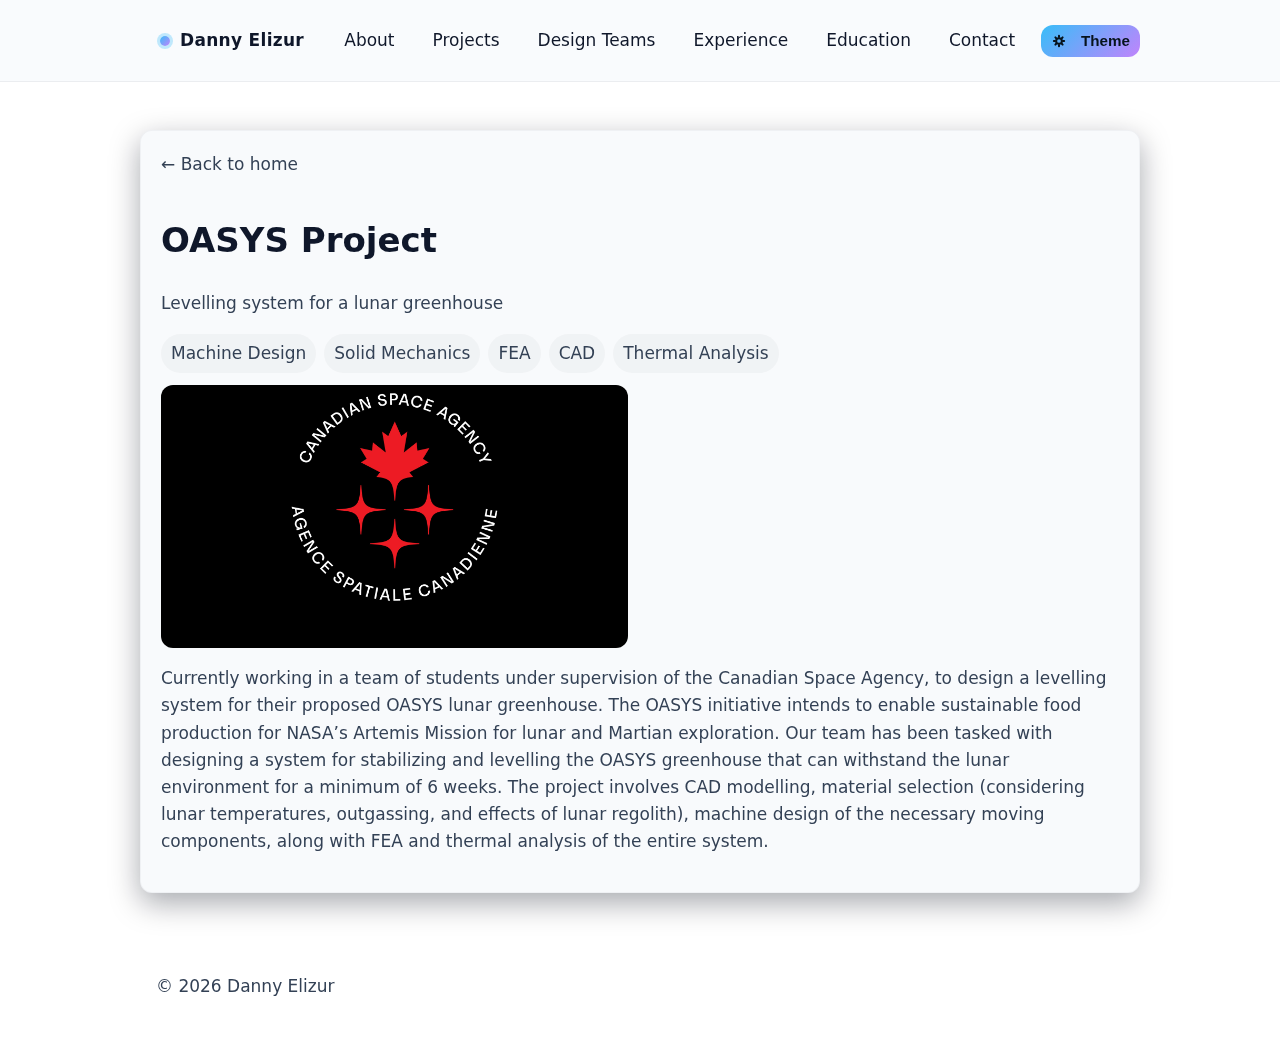
<file: projects/oasys-project/index.html>
<!doctype html>
<html lang="en">
<head>
  <meta charset="utf-8" />
  <meta name="viewport" content="width=device-width, initial-scale=1" />
  <title>OASYS Project · Danny Elizur</title>
  <meta name="description" content="Working with the Canadian Space Agency on a levelling system for the OASYS Lunar Greenhouse.">
  <link rel="icon" href="/assets/favicon.png" />
  <link rel="stylesheet" href="/assets/css/site-base.css">
  <style>
  :root{--bg:#ffffff;--panel:#f8fafc;--text:#0f172a;--muted:#334155;--brand:#38bdf8;--accent:#c084fc;--ring:#22d3ee}
  body{margin:0;font-family:ui-sans-serif,system-ui,Segoe UI,Roboto,Helvetica,Arial;background:var(--bg);color:var(--text);font-size:17px}
    header{background:var(--panel);padding:12px 16px;border-bottom:1px solid rgba(15,23,42,.06)}
    .nav{max-width:1000px;margin:auto;display:flex;align-items:center;justify-content:space-between}
  .brand{display:flex;gap:10px;align-items:center;font-weight:700;letter-spacing:.3px}
  .brand .dot{width:10px;height:10px;border-radius:999px;background:linear-gradient(135deg,#38bdf8,#c084fc);box-shadow:0 0 0 3px rgba(56,189,248,0.3)}
    .nav > div{display:flex;align-items:center;gap:8px}
  /* Improved icon sizing to avoid clipping and match homepage */
  .nav .icon, .pill .icon, svg.icon{width:20px;height:20px;display:inline-block;vertical-align:middle;overflow:visible}
  /* Ensure SVGs inside nav/pill/button are not clipped and align nicely */
  svg.icon, .nav svg, .pill svg{overflow:visible}
  .nav, .pill, .btn{overflow:visible;line-height:1;display:flex;align-items:center}
  .pill{display:inline-flex;gap:6px;align-items:center;padding:6px 10px;border-radius:999px;border:1px solid rgba(15,23,42,0.06)}
  .pill svg, .btn svg{display:block}
  /* prevent stroke scaling issues that sometimes clip artwork */
  svg.icon *{vector-effect:non-scaling-stroke}
  /* Button styling consistent with homepage */
  .btn{display:inline-flex;align-items:center;gap:8px;padding:8px 10px;border-radius:12px;background:linear-gradient(135deg,#38bdf8,#c084fc);color:#06131c;font-weight:700;border:none;cursor:pointer}
  .btn:focus{outline:3px solid #22d3ee}
  /* underline for theme/resume button (match homepage behavior) */
  .btn::after{content:'';position:absolute;left:8px;right:8px;bottom:6px;height:2px;background:#000;transform:scaleX(0);transform-origin:left center;transition:transform .16s ease,opacity .16s ease;border-radius:2px;opacity:0}
  .btn:hover::after,.btn:focus::after{transform:scaleX(1);opacity:1}
    .nav a{color:inherit;text-decoration:none;margin-left:10px}
    /* match homepage nav link appearance/hover */
    .nav a{padding:8px 10px;border-radius:10px}
    .nav a:hover{outline:1px dashed color-mix(in oklab, var(--brand, #38bdf8) 40%, transparent)}
    main{max-width:1000px;margin:24px auto;padding:24px}
  .card{background:var(--panel);border-radius:12px;padding:20px;border:1px solid rgba(15,23,42,.04)}
  .back-home{display:inline-block;color:var(--muted);text-decoration:none;margin-bottom:12px}
  .back-home:hover{text-decoration:underline}
  img{max-width:100%;height:auto;border-radius:10px;display:block}
  .figure-wrap{position:relative;flex:0 0 calc(50% - 12px);width:calc(50% - 12px);aspect-ratio:16/9;overflow:hidden;min-width:140px}
  .figure-wrap .caption{position:absolute;left:8px;right:8px;bottom:8px;padding:6px 10px;background:rgba(255,255,255,0.9);color:var(--text);font-size:0.9rem;border-radius:8px;opacity:0;transform:translateY(6px);transition:opacity .18s,transform .18s}
  .figure-wrap:hover .caption{opacity:1;transform:none}
  .gallery{display:flex;gap:12px;flex-wrap:wrap;margin:12px 0}
  .figure-empty{width:100%;min-height:160px;border-radius:10px;background:transparent}
  .figure-wrap img{width:100%;height:100%;object-fit:contain;object-position:center;display:block}
  /* CSA logo: increase allowed size . */
  .figure-wrap img[alt="Canadian Space Agency"]{width:auto;height:auto;max-width:85%;max-height:85%;margin:0 auto;display:block;object-fit:contain;background:#000}
  /* Make the figure container match the CSA logo background so the padding color is visually identical */
  .figure-wrap.csa{background:#000}
  @media (max-width:700px){.figure-wrap{flex-basis:100%;max-width:100%}}
    footer{max-width:1000px;margin:40px auto;color:var(--muted);padding:0 24px}
    .tags{margin:10px 0}
    .tag{display:inline-block;background:rgba(15,23,42,0.03);padding:6px 10px;border-radius:999px;margin-right:8px;color:var(--muted)}
    /* Dark mode support (system + class override) */
    @media (prefers-color-scheme: dark){
      :root{--bg:#0b1220;--panel:#0f1724;--text:#e6eef8;--muted:#9fb2c9}
      body{background:var(--bg);color:var(--text)}
      header, .card{background:var(--panel)}
      .figure-wrap .caption{background:rgba(6,10,16,0.7);color:var(--text)}
      /* Force dark caption text for white-padded thumbnails (BIoT/CSA) so captions are readable in dark mode */
      .figure-wrap.biot .caption,
      .figure-wrap.csa .caption,
      .figure-wrap img[alt="Canadian Space Agency"] + .caption,
      .figure-wrap img[alt="UBC BIoT"] + .caption{
        background:rgba(255,255,255,0.95) !important;
        color:#06131c !important;
      }
      .img-modal{background:rgba(2,6,23,0.85)}
      .img-close{color:#fff}
    }
    html.dark, body.dark{--bg:#0b1220;--panel:#0f1724;--text:#e6eef8;--muted:#9fb2c9}
  </style>
  <link rel="stylesheet" href="/assets/css/dark-caption-fix.css">
</head>
<body>
  <header>
    <nav class="nav" aria-label="Primary">
      <a class="brand" href="/"><span class="dot" aria-hidden="true"></span> <span>Danny Elizur</span></a>
    <div class="row">
  <a href="/#about">About</a>
  <a href="/#projects">Projects</a>
  <a href="/#design-teams">Design Teams</a>
  <a href="/#experience">Experience</a>
  <a href="/#education">Education</a>
  <a href="/#contact">Contact</a>
        <button id="theme" class="btn" aria-label="Toggle theme" style="margin-left:8px;font-size:0.95rem;padding:8px 10px"><svg class="icon" viewBox="-2 -2 28 28" fill="none" stroke="currentColor" stroke-width="2" stroke-linecap="round" stroke-linejoin="round" style="width:16px;height:16px;vertical-align:middle;margin-right:6px"><path d="M12 3v2m0 14v2M3 12h2m14 0h2M5.64 5.64l1.41 1.41M16.95 16.95l1.41 1.41M5.64 18.36l1.41-1.41M16.95 7.05l1.41-1.41"/><circle cx="12" cy="12" r="5"/></svg><span style="vertical-align:middle">Theme</span></button>
      </div>
    </nav>
  </header>

  <main>
    <article class="card">
      <div style="margin-bottom:8px"><a class="back-home" href="/">← Back to home</a></div>
      <h1>OASYS Project</h1>
      <p style="color:var(--muted);margin-top:6px">Levelling system for a lunar greenhouse</p>
      <span class="tag">Machine Design</span><span class="tag">Solid Mechanics</span><span class="tag">FEA</span><span class="tag">CAD</span><span class="tag">Thermal Analysis</span>

      <div class="gallery">
  <div class="figure-wrap csa"><img src="/assets/OASYS%20Project/CSA%20logo.jpg" alt="Canadian Space Agency"><div class="caption" data-for="CSA logo">CSA Logo</div></div>
      </div>

  <p style="color:var(--muted)">Currently working in a team of students under supervision of the Canadian Space Agency, to design a levelling system for their proposed OASYS lunar greenhouse. The OASYS initiative intends to enable sustainable food production for NASA’s Artemis Mission for lunar and Martian exploration. Our team has been tasked with designing a system for stabilizing and levelling the OASYS greenhouse that can withstand the lunar environment for a minimum of 6 weeks. The project involves CAD modelling, material selection (considering lunar temperatures, outgassing, and effects of lunar regolith), machine design of the necessary moving components, along with FEA and thermal analysis of the entire system.</p>

      
    </article>
  </main>

  <footer>
    <div style="text-align:center;padding:16px;color:var(--muted)">© <span id="year">2025</span> Danny Elizur</div>
  </footer>
  <script>
  // Apply persisted theme from root site (if present) so project pages follow the site toggle.
  (function(){ try{ const theme = localStorage.getItem('theme'); if(theme==='dark') document.documentElement.classList.add('dark'); else if(theme==='light') document.documentElement.classList.remove('dark'); }catch(e){} })();
    document.getElementById('year').textContent=new Date().getFullYear();
    // Theme toggle on project pages: mirror the homepage behavior
    (function(){
      try{
        const btn = document.getElementById('theme');
        function applyTheme(t){ document.documentElement.classList.remove('light','dark'); if(t==='light') document.documentElement.classList.add('light'); else if(t==='dark') document.documentElement.classList.add('dark'); localStorage.setItem('theme', t); }
        btn && btn.addEventListener('click', function(){ const cur = document.documentElement.classList.contains('light') ? 'light' : 'dark'; applyTheme(cur==='light' ? 'dark' : 'light'); });
      }catch(e){}
    })();
    (function(){
      document.querySelectorAll('.figure-wrap').forEach(function(f){
        const img = f.querySelector('img');
        const cap = f.querySelector('.caption');
        if(!img || !cap) return;
        cap.textContent = img.getAttribute('data-caption') || img.alt || '';
      });

      // Image lightbox modal (shared behavior)
      (function(){
        const modal = document.createElement('div'); modal.id = 'img-modal'; modal.className = 'img-modal'; modal.setAttribute('aria-hidden','true');
        modal.innerHTML = `<div class="img-modal-content"><button id="img-close" class="img-close" aria-label="Close image">✕</button><img id="img-modal-img" alt=""/><div id="img-modal-caption" style="margin-top:8px;color:var(--muted)"></div></div>`;
        document.body.appendChild(modal);
  const style = document.createElement('style');
  style.textContent = `
  .img-modal{position:fixed;inset:0;display:none;align-items:center;justify-content:center;background:rgba(2,6,23,.6);z-index:10000;padding:24px}
  .img-modal[aria-hidden="false"]{display:flex}
  .img-modal-content{max-width:1000px;width:100%;background:transparent;border-radius:8px;text-align:center;display:flex;align-items:center;justify-content:center;flex-direction:column}
  .img-modal-content img{max-width:100%;max-height:80vh;height:auto;object-fit:contain;border-radius:8px;margin:0 auto}
  .img-close{position:absolute;right:28px;top:24px;background:transparent;border:0;color:#fff;font-size:28px;cursor:pointer}
  `;
        document.head.appendChild(style);
  const imgEl = document.getElementById('img-modal-img');
  const capEl = document.getElementById('img-modal-caption');
  const imgClose = document.getElementById('img-close');
  function openImg(src, alt){ imgEl.src = src; imgEl.alt = alt||''; capEl.textContent = alt||''; modal.setAttribute('aria-hidden','false'); }
  function closeImg(){ modal.setAttribute('aria-hidden','true'); imgEl.src=''; }
  document.querySelectorAll('.figure-wrap img').forEach(function(i){ i.style.cursor='zoom-in'; i.addEventListener('click', function(e){ e.preventDefault(); openImg(this.src, this.alt||''); }); });
  imgClose.addEventListener('click', closeImg);
  // close when clicking anywhere except the image itself
  modal.addEventListener('click', function(e){ if(e.target !== imgEl) closeImg(); });
  document.addEventListener('keydown', function(e){ if(e.key==='Escape') closeImg(); });
      })();
    })();
  </script>
  <script src="/assets/js/theme-toggle.js"></script>
</body>
</html>
</file>
<file: assets/css/site-base.css>
/* site-base.css — conservative shared styles extracted from inline page styles
   Purpose: provide common CSS variables, layout scaffolding, and small component defaults.
   This file is intentionally minimal so pages can keep per-page overrides in their inline <style> blocks. */
:root{
  --bg:#0b1016;
  --panel:#0f172a;
  --text:#e5e7eb;
  --muted:#cbd5e1;
  --brand:#38bdf8;
  --accent:#c084fc;
  --ring:#22d3ee;
  --bg-light:#ffffff;
  --panel-light:#f8fafc;
  --text-light:#0f172a;
  --muted-light:#334155;
  --radius:16px;
  --shadow:0 10px 30px rgba(2,8,23,.35);
  --maxw:1000px;
}

/* light-mode helper when pages toggle a root class */
html.light{ --muted:var(--muted-light); --panel:var(--panel-light); --text:var(--text-light); }

/* Basic page setup */
html{scroll-behavior:smooth}
body{margin:0;font-family: ui-sans-serif, system-ui, -apple-system, "Segoe UI", Roboto, Helvetica, Arial, "Noto Sans", "Apple Color Emoji", "Segoe UI Emoji";line-height:1.6;background:var(--bg);color:var(--text);font-size:17px}

main{max-width:var(--maxw);margin:24px auto;padding:24px}

/* Header / nav scaffold */
header{position:sticky;top:0;backdrop-filter:saturate(180%) blur(8px);background:color-mix(in oklab,var(--panel) 80%,transparent);border-bottom:1px solid rgba(148,163,184,.15);z-index:50}
.light header{background:color-mix(in oklab,var(--panel-light) 80%,transparent)}
.nav{max-width:var(--maxw);margin:auto;display:flex;align-items:center;justify-content:space-between;padding:12px 16px}
.brand{display:flex;gap:10px;align-items:center;font-weight:700}
.brand .dot{width:10px;height:10px;border-radius:999px;background:linear-gradient(135deg,var(--brand),var(--accent))}

/* Buttons, pills and small interactive elements */
.btn{display:inline-flex;align-items:center;gap:8px;padding:10px 14px;border-radius:12px;background:linear-gradient(135deg,var(--brand),var(--accent));color:#06131c;font-weight:700;border:none;cursor:pointer;transition:transform .14s ease;position:relative}
.btn:focus{outline:3px solid var(--ring)}

/* Ensure underline behaves identically across pages: prevent parent scaling from changing
  the visual thickness during the hover animation and use currentColor so the line
  always matches the button text color. Using will-change and a 2D transform hint
  avoids render jitter on some browsers. */
.btn:hover,.btn:focus{transform:none !important}
.pill{display:inline-flex;gap:6px;align-items:center;justify-content:center;min-height:40px;padding:8px 10px;border:1px solid rgba(148,163,184,.24);border-radius:999px;text-decoration:none}

/* Icon helpers: keep svgs visible and avoid stroke-scaling issues */
.icon, svg.icon{width:18px;height:18px;display:inline-block;vertical-align:middle;overflow:visible}
svg *{vector-effect:non-scaling-stroke}

/* Card & grid scaffolding */
.card{background:color-mix(in oklab,var(--panel) 75%,transparent);border-radius:var(--radius);box-shadow:var(--shadow);padding:24px}
.light .card{background:var(--panel-light)}
.grid{display:grid;grid-template-columns:repeat(12,1fr);gap:16px}
.col-12{grid-column:span 12}
.col-6{grid-column:span 6}
.col-4{grid-column:span 4}
@media (max-width:900px){.hero{grid-template-columns:1fr}.col-6,.col-4{grid-column:span 12}}

/* Project card defaults*/
.project{display:flex;flex-direction:column;height:100%;position:relative;transition:transform .18s ease, box-shadow .18s ease, border-color .18s ease;}
.project:hover{transform:translateY(-6px);box-shadow:0 18px 40px rgba(2,8,23,.45);}
.project:active{transform:translateY(-2px)}
.project:focus-visible{outline:3px solid color-mix(in oklab,var(--accent) 30%,transparent);outline-offset:6px}
.project .thumb{aspect-ratio:16/9;border-radius:14px;background:#0a1622;display:grid;place-items:center;border:1px solid rgba(148,163,184,.18);overflow:hidden}
.project .thumb img,.project .thumb video{width:100%;height:100%;object-fit:contain;object-position:center;display:block}

/* Figure/caption defaults*/
.figure-wrap{position:relative;border-radius:12px;overflow:hidden}
.figure-wrap .caption{position:absolute;left:12px;right:12px;bottom:12px;padding:8px 12px;border-radius:10px;background:rgba(255,255,255,.92);color:#06131c;font-weight:600;font-size:13px;backdrop-filter:blur(4px)}

/* Improve caption readability when media is shown in a modal or fullscreen.
   Use a dark translucent background and white text so captions are legible
   against bright images. */
.img-modal #img-modal-caption,
.img-modal[aria-hidden="false"] #img-modal-caption,
.figure-wrap:fullscreen .caption,
.figure-wrap:-webkit-full-screen .caption,
.figure-wrap video:fullscreen ~ .caption,
.figure-wrap video:-webkit-full-screen ~ .caption{
  position:relative;left:auto;right:auto;bottom:auto;margin-top:12px;display:inline-block;
  background:rgba(0,0,0,0.6);color:#fff;padding:8px 12px;border-radius:8px;backdrop-filter:blur(6px);
  max-width:calc(100% - 48px);font-weight:600;font-size:14px;line-height:1.2
}

/* In light mode, prefer a light background for captions in fullscreen/modal
   so they contrast against dark areas of the image and remain readable. This
   selector targets both html.light and body.light variants that pages may set. */
html.light .img-modal #img-modal-caption,
body.light .img-modal #img-modal-caption,
html.light .img-modal[aria-hidden="false"] #img-modal-caption,
body.light .img-modal[aria-hidden="false"] #img-modal-caption,
html.light .figure-wrap:fullscreen .caption,
body.light .figure-wrap:fullscreen .caption,
html.light .figure-wrap:-webkit-full-screen .caption,
body.light .figure-wrap:-webkit-full-screen .caption,
html.light .figure-wrap video:fullscreen ~ .caption,
body.light .figure-wrap video:fullscreen ~ .caption,
html.light .figure-wrap video:-webkit-full-screen ~ .caption,
body.light .figure-wrap video:-webkit-full-screen ~ .caption{
  background:rgba(255,255,255,0.92); color:#06131c; backdrop-filter:blur(4px);
}

/* Underline pseudo-element for .btn (anchored to the button via position:relative above) */
.btn::after{content:'';position:absolute;left:12px;right:12px;bottom:8px;height:2px;background:currentColor;transform:translateZ(0) scaleX(0);transform-origin:left center;transition:transform .16s cubic-bezier(.2,.9,.2,1),opacity .16s ease;border-radius:2px;opacity:0;pointer-events:none;will-change:transform,opacity;box-shadow:none}
.btn:hover::after,.btn:focus::after{transform:translateZ(0) scaleX(1);opacity:1}

/* Small utility classes */
.kicker{letter-spacing:.2em;text-transform:uppercase;font-size:12px;color:var(--muted)}
.muted{color:var(--muted)}
.meta{font-size:13px;color:var(--muted)}

/* Footer layout */
footer{max-width:var(--maxw);margin:60px auto 24px;padding:0 24px;color:var(--muted);display:flex;justify-content:space-between;gap:12px;flex-wrap:wrap}

/* Keep this file tiny by design; pages are free to override specific rules inline */

/* Mobile / touch optimizations -------------------------------------------------- */
/* Increase tappable areas, stack the header, and make media scale reliably */
button, .btn, a{touch-action:manipulation;-webkit-tap-highlight-color:rgba(0,0,0,0.12)}

/* Responsive nav: stack links on narrow screens and make them easy to tap */
@media (max-width:900px){
  .nav{flex-direction:column;align-items:flex-start;padding:10px 12px;gap:8px}
  /* Keep the brand dot and name together on the left in mobile. */
  .nav .brand{width:auto;display:flex;justify-content:flex-start;align-items:center}
  .nav > div{width:100%;display:flex;flex-wrap:wrap;gap:8px}
  .nav a{padding:10px 12px;border-radius:8px;width:auto}
}

/* Make figures and media become full-width on small screens so content is readable */
@media (max-width:700px){
  html{font-size:15px}
  body{font-size:15px}
  main{padding:16px;margin:16px auto}
  /* Mobile-only: slightly reduced hit targets compared with earlier increase so
    buttons aren't overly large on smaller phones while remaining tappable. */
  .btn{min-height:40px;padding:8px 12px}
  /* Ensure the header theme button and hero resume button are also slightly
    reduced on mobile for visual parity. */
  .nav #theme.btn, .hero .row .btn{padding:8px 12px}
  /* Tweak: reduce vertical padding for the hero resume button. Keep
    horizontal padding consistent for visual balance. */
  .hero .row .btn{padding:4px 10px !important; min-height:34px !important; line-height:1 !important; font-size:0.98rem}
  .figure-wrap{flex-basis:100% !important;max-width:100% !important;aspect-ratio:16/9!important}
  .project .thumb{aspect-ratio:16/9}
  .card{padding:16px}
  .grid{gap:12px}
  .col-6,.col-4{grid-column:span 12}
  .video-fullscreen-btn{right:10px;top:10px;padding:8px}
}

/* Fix anchor jump position on mobile.*/
@media (max-width:900px){
  /* scroll-padding-top is tied to a JS-updated CSS variable (--scroll-padding-top)
     so the page will correctly offset anchors based on the actual header height. */
  html{scroll-padding-top:var(--scroll-padding-top,120px)}
}

/* Ensure media scales cleanly and doesn't overflow on small viewports */
img, video{max-width:100%;height:auto;border-radius:inherit}

/* Prefer object-fit:cover for thumbnails but keep contain for demos where needed
   (pages can still override per-figure). */
.thumb img, .thumb video{object-fit:cover}

/* Résumé button sizing on the homepage hero row same as non-mobile so the
  download box appears as before. Keeps global .btn larger for mobile tap targets
  but preserves the desktop hero visual. */
.hero .row .btn{padding:10px 14px}

/* Theme button underline color and sizing for the header visually matches the homepage default. */
.nav #theme.btn::after{background:#000}
.nav #theme.btn{padding:10px 14px}
</file>
<file: assets/css/dark-caption-fix.css>
/* Centralized dark-mode caption fix
   Ensures image captions use a dark semi-opaque background and light text
   when system dark mode is active or when the site forces dark with html.dark/body.dark
*/
@media (prefers-color-scheme: dark){
  .figure-wrap .caption{
    background: rgba(6,10,16,0.8) !important;
    color: var(--text, #fff) !important;
  }
}

html.dark .figure-wrap .caption,
body.dark .figure-wrap .caption{
  background: rgba(6,10,16,0.8) !important;
  color: var(--text, #fff) !important;
}
</file>
